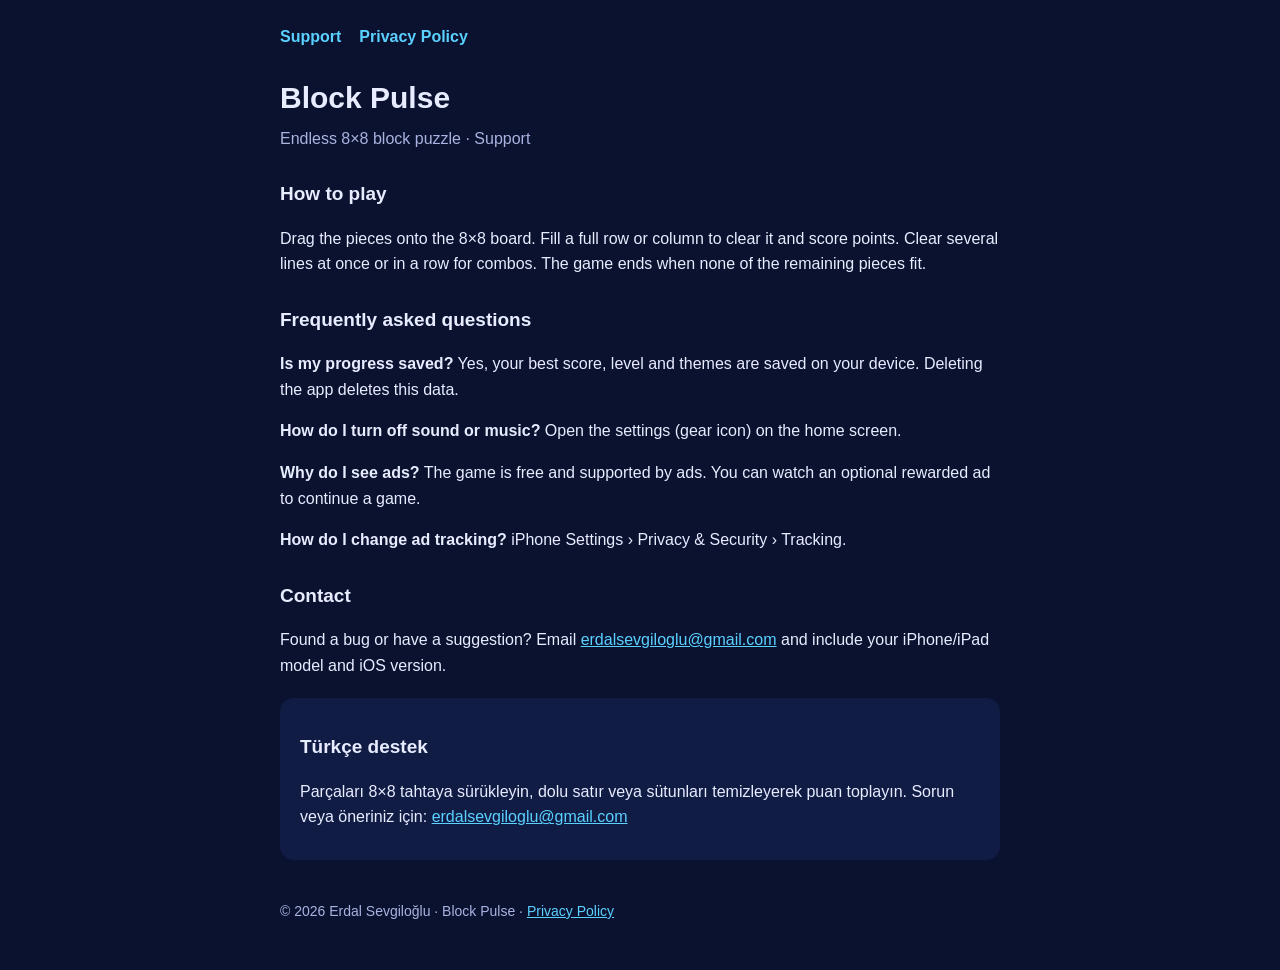
<file: index.html>
<!DOCTYPE html>
<html lang="en">
<head>
<meta charset="utf-8">
<meta name="viewport" content="width=device-width, initial-scale=1">
<title>Block Pulse – Support</title>
<link rel="stylesheet" href="style.css">
</head>
<body><main>
<nav><a href="./">Support</a><a href="privacy.html">Privacy Policy</a></nav>
<h1>Block Pulse</h1>
<p class="sub">Endless 8×8 block puzzle · Support</p>

<h2>How to play</h2>
<p>Drag the pieces onto the 8×8 board. Fill a full row or column to clear it and score points. Clear several lines at once or in a row for combos. The game ends when none of the remaining pieces fit.</p>

<h2>Frequently asked questions</h2>
<p><strong>Is my progress saved?</strong> Yes, your best score, level and themes are saved on your device. Deleting the app deletes this data.</p>
<p><strong>How do I turn off sound or music?</strong> Open the settings (gear icon) on the home screen.</p>
<p><strong>Why do I see ads?</strong> The game is free and supported by ads. You can watch an optional rewarded ad to continue a game.</p>
<p><strong>How do I change ad tracking?</strong> iPhone Settings › Privacy &amp; Security › Tracking.</p>

<h2>Contact</h2>
<p>Found a bug or have a suggestion? Email <a href="mailto:erdalsevgiloglu@gmail.com">erdalsevgiloglu@gmail.com</a> and include your iPhone/iPad model and iOS version.</p>

<section class="card">
<h2>Türkçe destek</h2>
<p>Parçaları 8×8 tahtaya sürükleyin, dolu satır veya sütunları temizleyerek puan toplayın. Sorun veya öneriniz için: <a href="mailto:erdalsevgiloglu@gmail.com">erdalsevgiloglu@gmail.com</a></p>
</section>

<footer>© 2026 Erdal Sevgiloğlu · Block Pulse · <a href="privacy.html">Privacy Policy</a></footer>
</main></body></html>
</file>
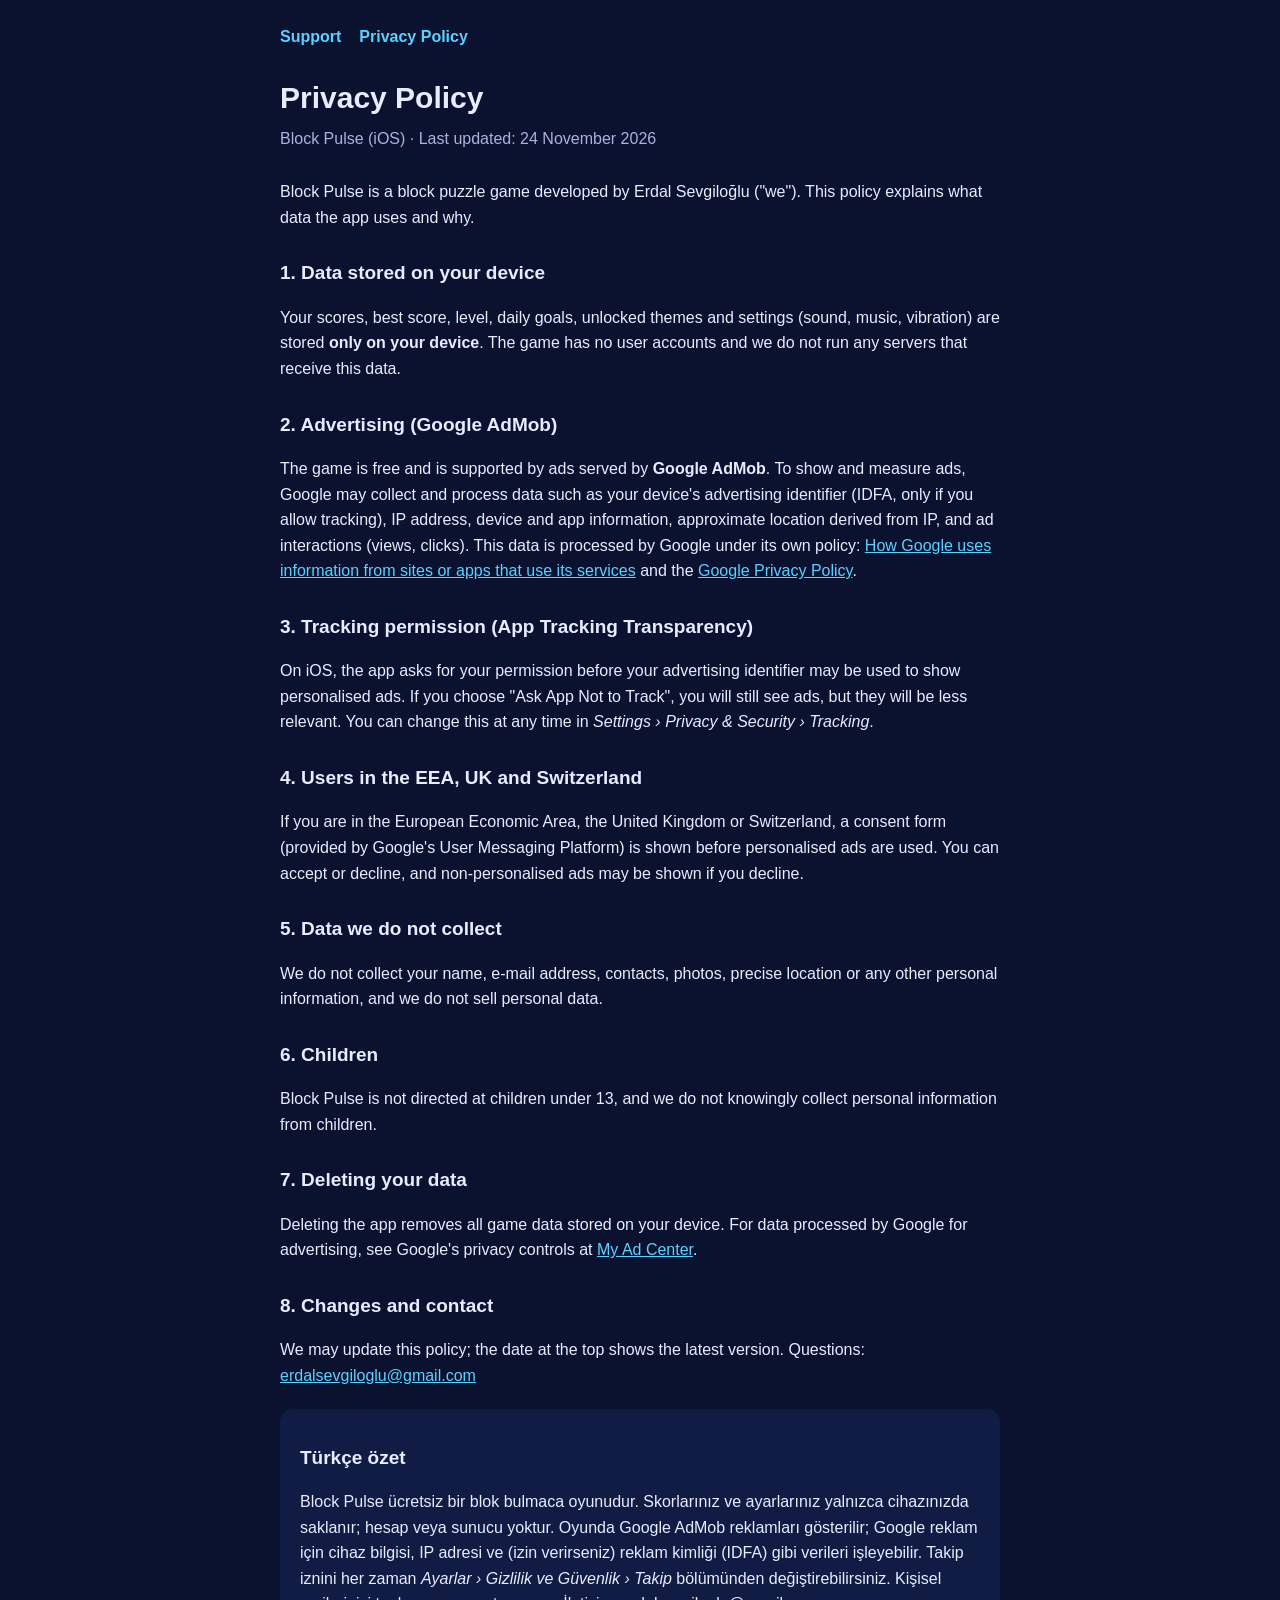
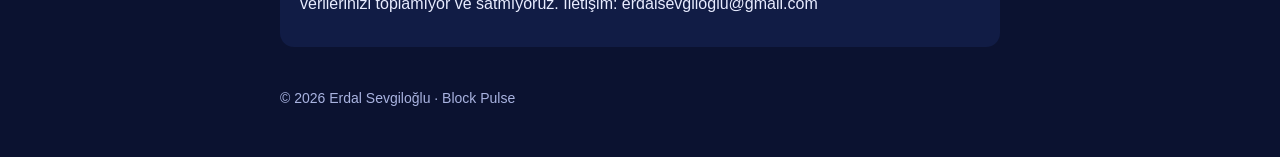
<file: privacy.html>
<!DOCTYPE html>
<html lang="en">
<head>
<meta charset="utf-8">
<meta name="viewport" content="width=device-width, initial-scale=1">
<title>Block Pulse – Privacy Policy</title>
<link rel="stylesheet" href="style.css">
</head>
<body><main>
<nav><a href="./">Support</a><a href="privacy.html">Privacy Policy</a></nav>
<h1>Privacy Policy</h1>
<p class="sub">Block Pulse (iOS) · Last updated: 24 November 2026</p>

<p>Block Pulse is a block puzzle game developed by Erdal Sevgiloğlu ("we"). This policy explains what data the app uses and why.</p>

<h2>1. Data stored on your device</h2>
<p>Your scores, best score, level, daily goals, unlocked themes and settings (sound, music, vibration) are stored <strong>only on your device</strong>. The game has no user accounts and we do not run any servers that receive this data.</p>

<h2>2. Advertising (Google AdMob)</h2>
<p>The game is free and is supported by ads served by <strong>Google AdMob</strong>. To show and measure ads, Google may collect and process data such as your device's advertising identifier (IDFA, only if you allow tracking), IP address, device and app information, approximate location derived from IP, and ad interactions (views, clicks). This data is processed by Google under its own policy: <a href="https://policies.google.com/technologies/partner-sites">How Google uses information from sites or apps that use its services</a> and the <a href="https://policies.google.com/privacy">Google Privacy Policy</a>.</p>

<h2>3. Tracking permission (App Tracking Transparency)</h2>
<p>On iOS, the app asks for your permission before your advertising identifier may be used to show personalised ads. If you choose "Ask App Not to Track", you will still see ads, but they will be less relevant. You can change this at any time in <em>Settings › Privacy &amp; Security › Tracking</em>.</p>

<h2>4. Users in the EEA, UK and Switzerland</h2>
<p>If you are in the European Economic Area, the United Kingdom or Switzerland, a consent form (provided by Google's User Messaging Platform) is shown before personalised ads are used. You can accept or decline, and non-personalised ads may be shown if you decline.</p>

<h2>5. Data we do not collect</h2>
<p>We do not collect your name, e-mail address, contacts, photos, precise location or any other personal information, and we do not sell personal data.</p>

<h2>6. Children</h2>
<p>Block Pulse is not directed at children under 13, and we do not knowingly collect personal information from children.</p>

<h2>7. Deleting your data</h2>
<p>Deleting the app removes all game data stored on your device. For data processed by Google for advertising, see Google's privacy controls at <a href="https://myadcenter.google.com/">My Ad Center</a>.</p>

<h2>8. Changes and contact</h2>
<p>We may update this policy; the date at the top shows the latest version. Questions: <a href="mailto:erdalsevgiloglu@gmail.com">erdalsevgiloglu@gmail.com</a></p>

<section class="card">
<h2>Türkçe özet</h2>
<p>Block Pulse ücretsiz bir blok bulmaca oyunudur. Skorlarınız ve ayarlarınız yalnızca cihazınızda saklanır; hesap veya sunucu yoktur. Oyunda Google AdMob reklamları gösterilir; Google reklam için cihaz bilgisi, IP adresi ve (izin verirseniz) reklam kimliği (IDFA) gibi verileri işleyebilir. Takip iznini her zaman <em>Ayarlar › Gizlilik ve Güvenlik › Takip</em> bölümünden değiştirebilirsiniz. Kişisel verilerinizi toplamıyor ve satmıyoruz. İletişim: erdalsevgiloglu@gmail.com</p>
</section>

<footer>© 2026 Erdal Sevgiloğlu · Block Pulse</footer>
</main></body></html>
</file>
<file: style.css>
:root{--bg:#0b1230;--card:#111c45;--text:#e8ecff;--dim:#a9b3e0;--accent:#5ad1ff}
*{box-sizing:border-box}body{margin:0;font-family:-apple-system,BlinkMacSystemFont,"Segoe UI",Roboto,sans-serif;background:var(--bg);color:var(--text);line-height:1.6}
main{max-width:760px;margin:0 auto;padding:24px 20px 48px}nav{display:flex;gap:18px;margin-bottom:24px}nav a{color:var(--accent);text-decoration:none;font-weight:600}
h1{margin:0 0 4px;font-size:30px}.sub{color:var(--dim);margin:0 0 28px}h2{font-size:19px;margin:28px 0 6px}
section.card{background:var(--card);border-radius:14px;padding:6px 20px 14px;margin-top:20px}a{color:var(--accent)}footer{color:var(--dim);font-size:14px;margin-top:40px}
</file>
